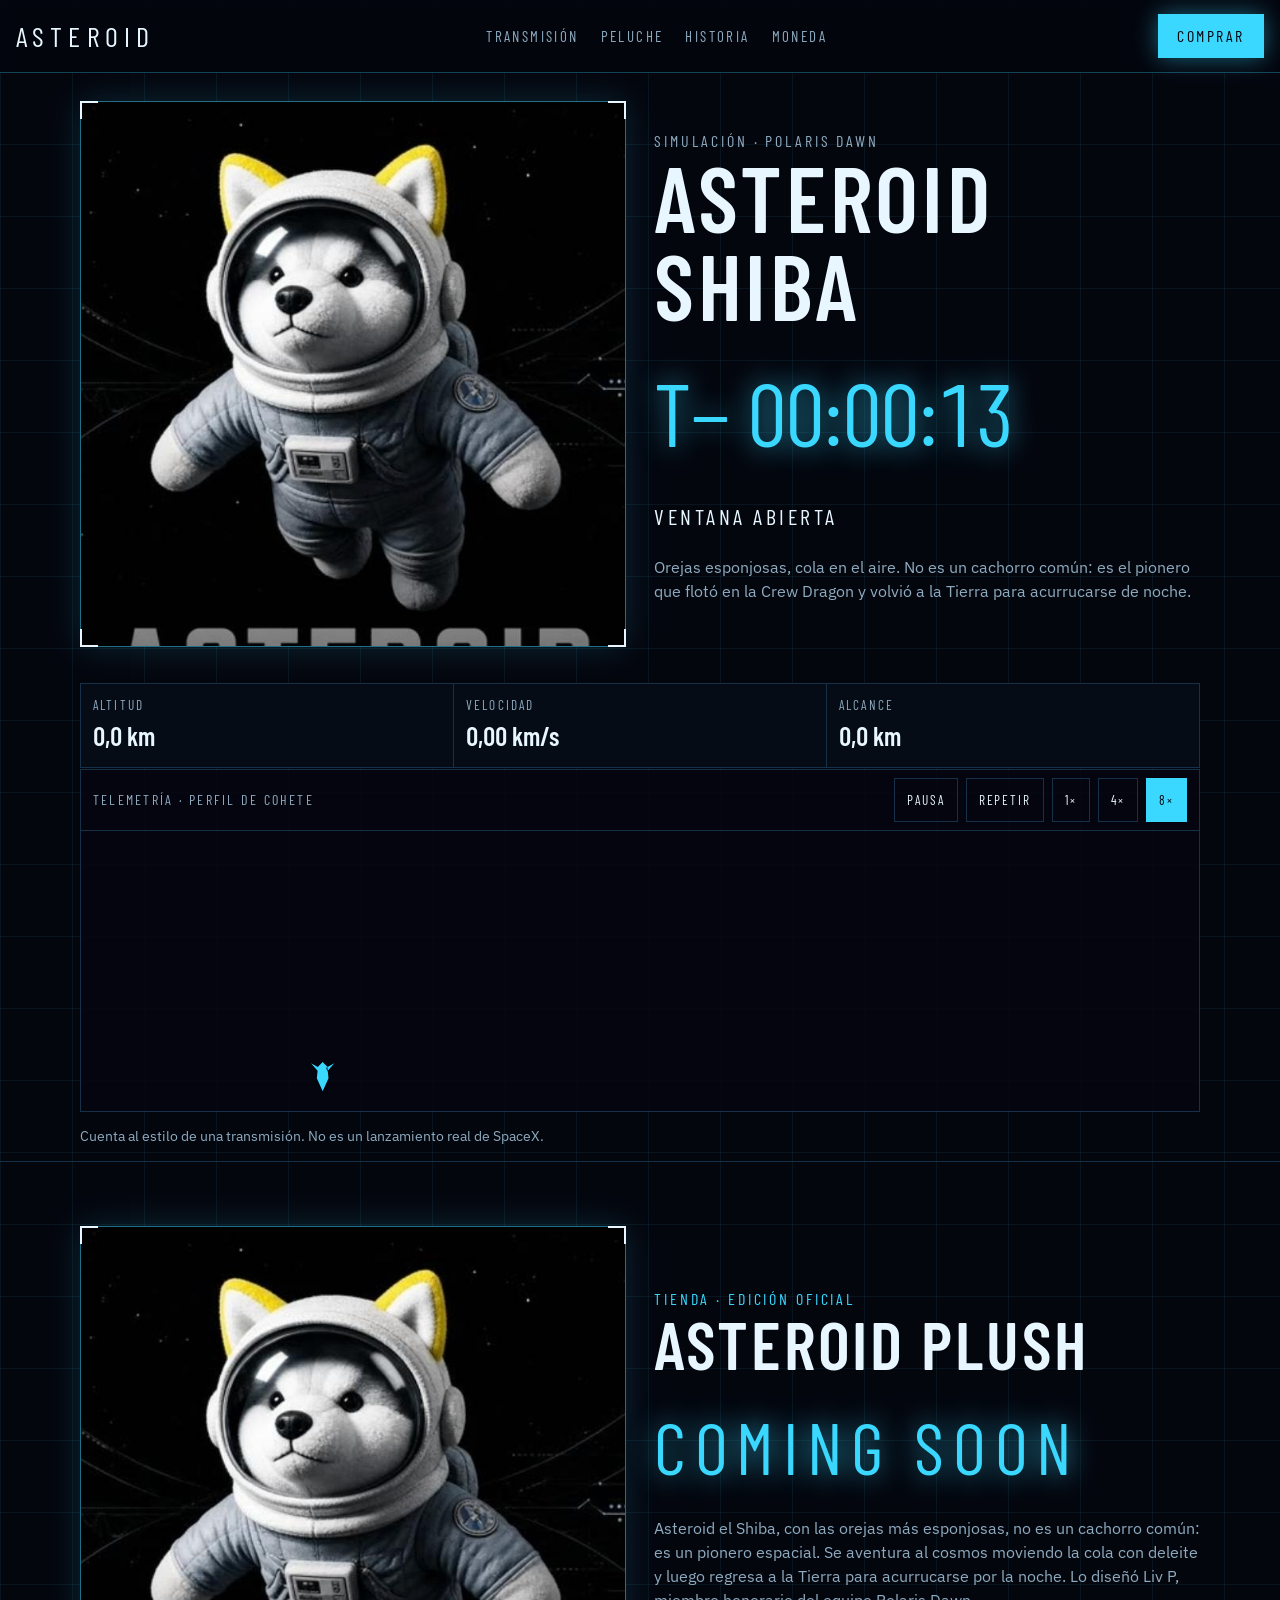
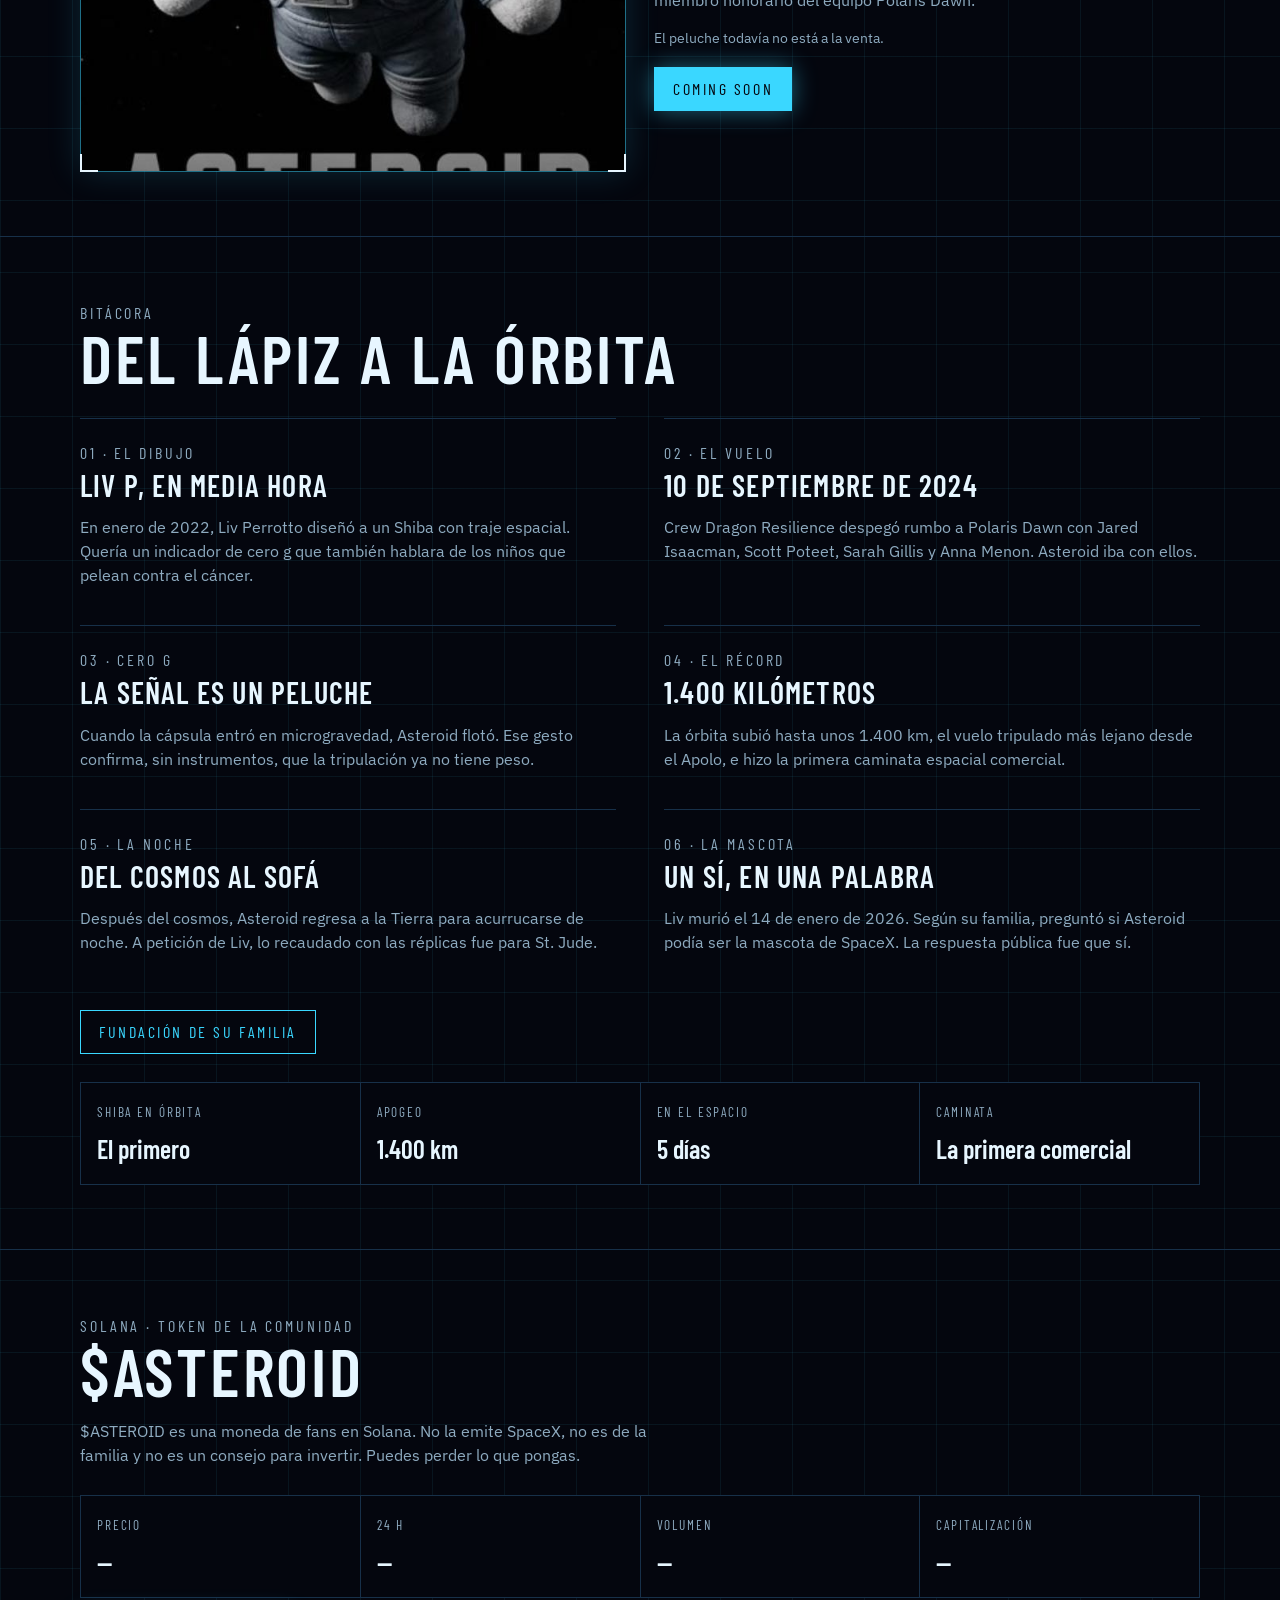
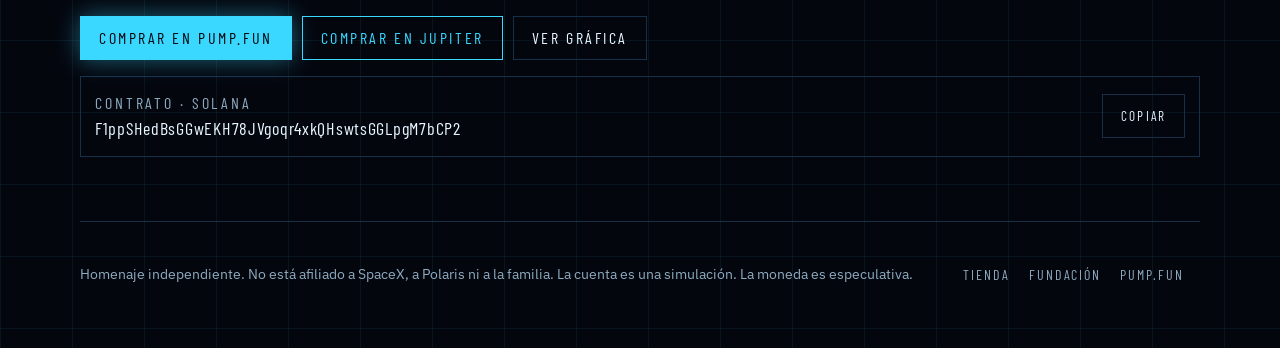
<file: index.html>
<!DOCTYPE html>
<html lang="es">
<head>
<meta charset="utf-8">
<meta name="viewport" content="width=device-width, initial-scale=1">
<title>Asteroid Shiba</title>
<link rel="preconnect" href="https://fonts.googleapis.com">
<link rel="preconnect" href="https://fonts.gstatic.com" crossorigin>
<link href="https://fonts.googleapis.com/css2?family=Barlow+Condensed:wght@500;600;700&family=IBM+Plex+Sans:wght@400;500&display=swap" rel="stylesheet">
<style>
  :root {
    --void: #04060e;
    --panel: #09111c;
    --line: #173049;
    --frost: #e7f6ff;
    --steel: #8eabc0;
    --signal: #3ad7ff;
  }
  * { box-sizing: border-box; }
  html { scroll-behavior: smooth; }
  body {
    margin: 0;
    background-color: var(--void);
    background-image:
      linear-gradient(rgba(58,215,255,.07) 1px, transparent 1px),
      linear-gradient(90deg, rgba(58,215,255,.07) 1px, transparent 1px);
    background-size: 72px 72px;
    color: var(--frost);
    font-family: "IBM Plex Sans", system-ui, sans-serif;
    line-height: 1.5;
  }
  a { color: inherit; }
  button, a.btn { cursor: pointer; }
  img { max-width: 100%; display: block; }
  .wrap { width: min(1120px, calc(100% - 32px)); margin: 0 auto; }
  header {
    position: sticky; top: 0; z-index: 5;
    display: flex; align-items: center; justify-content: space-between; gap: 16px;
    padding: 14px 16px;
    border-bottom: 1px solid rgba(58,215,255,.3);
    background: rgba(4,6,14,.9);
    backdrop-filter: blur(10px);
  }
  .brand { font-family: "Barlow Condensed", sans-serif; letter-spacing: .22em; font-size: 28px; text-decoration: none; }
  nav { display: flex; gap: 22px; }
  nav a { font-family: "Barlow Condensed", sans-serif; letter-spacing: .16em; text-transform: uppercase; text-decoration: none; color: var(--steel); font-size: 15px; }
  .btn {
    display: inline-flex; align-items: center; justify-content: center;
    min-height: 44px; padding: 0 18px;
    font-family: "Barlow Condensed", sans-serif; letter-spacing: .16em; text-transform: uppercase;
    text-decoration: none; border: 1px solid var(--signal); background: var(--signal); color: var(--void);
    box-shadow: 0 0 24px rgba(58,215,255,.45);
  }
  .btn.ghost { background: transparent; color: var(--signal); box-shadow: none; }
  .btn.quiet { background: transparent; color: var(--frost); border-color: var(--line); box-shadow: none; }
  .hero { display: grid; gap: 28px; align-items: center; padding: 28px 0 8px; }
  .kicker { font-family: "Barlow Condensed", sans-serif; letter-spacing: .18em; text-transform: uppercase; color: var(--steel); margin: 0; }
  h1, h2, h3 { font-family: "Barlow Condensed", sans-serif; font-weight: 600; letter-spacing: .04em; text-transform: uppercase; margin: 0; line-height: .95; }
  h1 { font-size: clamp(52px, 8vw, 92px); }
  h2 { font-size: clamp(40px, 6vw, 68px); }
  .clock { font-family: "Barlow Condensed", sans-serif; font-size: clamp(52px, 8vw, 88px); color: var(--signal); margin: 18px 0 0; font-variant-numeric: tabular-nums; text-shadow: 0 0 28px rgba(58,215,255,.75); }
  .phase { font-family: "Barlow Condensed", sans-serif; letter-spacing: .16em; text-transform: uppercase; font-size: 22px; }
  .lead { color: var(--steel); max-width: 38rem; }
  .frame { position: relative; border: 1px solid rgba(58,215,255,.5); box-shadow: inset 0 0 40px rgba(58,215,255,.12), 0 0 32px rgba(58,215,255,.16); }
  .frame span { position: absolute; width: 18px; height: 18px; border-color: var(--signal); }
  .frame .a { top: -1px; left: -1px; border-top: 2px solid; border-left: 2px solid; }
  .frame .b { top: -1px; right: -1px; border-top: 2px solid; border-right: 2px solid; }
  .frame .c { bottom: -1px; left: -1px; border-bottom: 2px solid; border-left: 2px solid; }
  .frame .d { bottom: -1px; right: -1px; border-bottom: 2px solid; border-right: 2px solid; }
  .frame img { width: 100%; aspect-ratio: 1; object-fit: cover; object-position: top; }
  .readouts { display: grid; grid-template-columns: repeat(3, 1fr); gap: 1px; background: var(--line); border: 1px solid var(--line); margin-top: 28px; }
  .readouts div { background: rgba(4,6,14,.85); padding: 12px; }
  .readouts small { display: block; font-family: "Barlow Condensed", sans-serif; letter-spacing: .16em; text-transform: uppercase; color: var(--steel); }
  .readouts strong { font-family: "Barlow Condensed", sans-serif; font-size: 26px; font-weight: 600; font-variant-numeric: tabular-nums; }
  .panel { border: 1px solid var(--line); background: rgba(4,6,14,.8); margin-top: 1px; }
  .panel head, .bar { display: flex; flex-wrap: wrap; gap: 10px; align-items: center; justify-content: space-between; padding: 8px 12px; border-bottom: 1px solid var(--line); }
  .bar p { margin: 0; font-family: "Barlow Condensed", sans-serif; letter-spacing: .16em; text-transform: uppercase; color: var(--steel); font-size: 14px; }
  .controls { display: flex; flex-wrap: wrap; gap: 8px; }
  .controls button { min-height: 44px; padding: 0 12px; background: transparent; color: var(--frost); border: 1px solid var(--line); font-family: "Barlow Condensed", sans-serif; letter-spacing: .14em; text-transform: uppercase; }
  .controls button[aria-pressed="true"] { background: var(--signal); color: var(--void); border-color: var(--signal); }
  svg.chart { width: 100%; height: 240px; display: block; }
  .note { color: var(--steel); font-size: 14px; }
  section { padding: 64px 0; border-top: 1px solid var(--line); }
  .split { display: grid; gap: 28px; align-items: center; }
  .soon { font-family: "Barlow Condensed", sans-serif; font-size: clamp(42px, 7vw, 72px); letter-spacing: .12em; text-transform: uppercase; color: var(--signal); margin: 16px 0; text-shadow: 0 0 28px rgba(58,215,255,.75); }
  .grid2 { display: grid; gap: 0 48px; }
  article { border-top: 1px solid var(--line); padding: 22px 0; }
  article h3 { font-size: 30px; margin-top: 6px; }
  .stats { display: grid; grid-template-columns: 1fr 1fr; gap: 1px; background: var(--line); border: 1px solid var(--line); margin-top: 28px; }
  .stats div { background: var(--void); padding: 16px; }
  .stats small { font-family: "Barlow Condensed", sans-serif; letter-spacing: .14em; text-transform: uppercase; color: var(--steel); }
  .stats strong { display: block; margin-top: 6px; font-family: "Barlow Condensed", sans-serif; font-size: 26px; font-weight: 600; }
  .actions { display: flex; flex-wrap: wrap; gap: 10px; margin-top: 18px; }
  .mint { margin-top: 16px; border: 1px solid var(--line); padding: 14px; display: flex; flex-wrap: wrap; gap: 12px; align-items: center; justify-content: space-between; }
  .mint code { font-family: "Barlow Condensed", sans-serif; font-size: 18px; letter-spacing: .04em; word-break: break-all; }
  footer { border-top: 1px solid var(--line); color: var(--steel); font-size: 14px; padding: 28px 0 48px; display: flex; flex-wrap: wrap; gap: 16px; justify-content: space-between; }
  footer a { font-family: "Barlow Condensed", sans-serif; letter-spacing: .14em; text-transform: uppercase; text-decoration: none; margin-right: 16px; }
  @media (min-width: 860px) {
    .hero, .split { grid-template-columns: 1fr 1fr; }
    .grid2 { grid-template-columns: 1fr 1fr; }
    .stats { grid-template-columns: repeat(4, 1fr); }
    svg.chart { height: 280px; }
  }
  @media (max-width: 720px) {
    nav { display: none; }
    .hero { padding-top: 18px; }
    .hero .copy { order: 2; }
  }
</style>
</head>
<body>
<header>
  <a class="brand" href="#transmision">ASTEROID</a>
  <nav>
    <a href="#transmision">Transmisión</a>
    <a href="#peluche">Peluche</a>
    <a href="#historia">Historia</a>
    <a href="#moneda">Moneda</a>
  </nav>
  <a class="btn" href="#moneda">Comprar</a>
</header>
<main>
  <div class="wrap hero" id="transmision">
    <div class="frame">
      <span class="a"></span><span class="b"></span><span class="c"></span><span class="d"></span>
      <img src="[data-uri]" alt="Asteroid, Shiba blanco con casco de burbuja y traje azul, flotando en el espacio">
    </div>
    <div class="copy">
      <p class="kicker">Simulación · Polaris Dawn</p>
      <h1>Asteroid Shiba</h1>
      <p class="clock" id="clock">T− 00:00:15</p>
      <p class="phase" id="phase">Ventana abierta</p>
      <p class="lead">Orejas esponjosas, cola en el aire. No es un cachorro común: es el pionero que flotó en la Crew Dragon y volvió a la Tierra para acurrucarse de noche.</p>
    </div>
  </div>
  <div class="wrap">
    <div class="readouts">
      <div><small>Altitud</small><strong id="alt">0,0 km</strong></div>
      <div><small>Velocidad</small><strong id="vel">0,00 km/s</strong></div>
      <div><small>Alcance</small><strong id="down">0,0 km</strong></div>
    </div>
    <div class="panel">
      <div class="bar">
        <p>Telemetría · perfil de cohete</p>
        <div class="controls">
          <button type="button" id="play">Pausa</button>
          <button type="button" id="replay">Repetir</button>
          <button type="button" data-rate="1">1×</button>
          <button type="button" data-rate="4">4×</button>
          <button type="button" data-rate="8" aria-pressed="true">8×</button>
        </div>
      </div>
      <svg class="chart" id="chart" viewBox="0 0 640 240" role="img" aria-label="Gráfica de ascenso"><path d="M48 210 C 160 200, 280 160, 400 80 S 560 30, 610 24" fill="none" stroke="#3ad7ff" stroke-width="2"/></svg>
    </div>
    <p class="note">Cuenta al estilo de una transmisión. No es un lanzamiento real de SpaceX.</p>
  </div>

  <section id="peluche">
    <div class="wrap split">
      <div class="frame">
        <span class="a"></span><span class="b"></span><span class="c"></span><span class="d"></span>
        <img src="[data-uri]" alt="Asteroid flotando en el vacío">
      </div>
      <div>
        <p class="kicker" style="color:var(--signal)">Tienda · edición oficial</p>
        <h2>Asteroid Plush</h2>
        <p class="soon">Coming soon</p>
        <p class="lead">Asteroid el Shiba, con las orejas más esponjosas, no es un cachorro común: es un pionero espacial. Se aventura al cosmos moviendo la cola con deleite y luego regresa a la Tierra para acurrucarse por la noche. Lo diseñó Liv P, miembro honorario del equipo Polaris Dawn.</p>
        <p class="note">El peluche todavía no está a la venta.</p>
        <div class="actions">
          <a class="btn" href="https://shop.spacex.com/products/spacex-asteroid-mascot" target="_blank" rel="noreferrer">Coming soon</a>
        </div>
      </div>
    </div>
  </section>

  <section id="historia">
    <div class="wrap">
      <p class="kicker">Bitácora</p>
      <h2>Del lápiz a la órbita</h2>
      <div class="grid2" style="margin-top:28px">
        <article><p class="kicker">01 · El dibujo</p><h3>Liv P, en media hora</h3><p class="lead">En enero de 2022, Liv Perrotto diseñó a un Shiba con traje espacial. Quería un indicador de cero g que también hablara de los niños que pelean contra el cáncer.</p></article>
        <article><p class="kicker">02 · El vuelo</p><h3>10 de septiembre de 2024</h3><p class="lead">Crew Dragon Resilience despegó rumbo a Polaris Dawn con Jared Isaacman, Scott Poteet, Sarah Gillis y Anna Menon. Asteroid iba con ellos.</p></article>
        <article><p class="kicker">03 · Cero g</p><h3>La señal es un peluche</h3><p class="lead">Cuando la cápsula entró en microgravedad, Asteroid flotó. Ese gesto confirma, sin instrumentos, que la tripulación ya no tiene peso.</p></article>
        <article><p class="kicker">04 · El récord</p><h3>1.400 kilómetros</h3><p class="lead">La órbita subió hasta unos 1.400 km, el vuelo tripulado más lejano desde el Apolo, e hizo la primera caminata espacial comercial.</p></article>
        <article><p class="kicker">05 · La noche</p><h3>Del cosmos al sofá</h3><p class="lead">Después del cosmos, Asteroid regresa a la Tierra para acurrucarse de noche. A petición de Liv, lo recaudado con las réplicas fue para St. Jude.</p></article>
        <article><p class="kicker">06 · La mascota</p><h3>Un sí, en una palabra</h3><p class="lead">Liv murió el 14 de enero de 2026. Según su familia, preguntó si Asteroid podía ser la mascota de SpaceX. La respuesta pública fue que sí.</p></article>
      </div>
      <div class="actions"><a class="btn ghost" href="https://stargracefoundation.org" target="_blank" rel="noreferrer">Fundación de su familia</a></div>
      <div class="stats">
        <div><small>Shiba en órbita</small><strong>El primero</strong></div>
        <div><small>Apogeo</small><strong>1.400 km</strong></div>
        <div><small>En el espacio</small><strong>5 días</strong></div>
        <div><small>Caminata</small><strong>La primera comercial</strong></div>
      </div>
    </div>
  </section>

  <section id="moneda">
    <div class="wrap">
      <p class="kicker">Solana · token de la comunidad</p>
      <h2>$Asteroid</h2>
      <p class="lead">$ASTEROID es una moneda de fans en Solana. No la emite SpaceX, no es de la familia y no es un consejo para invertir. Puedes perder lo que pongas.</p>
      <div class="stats">
        <div><small>Precio</small><strong id="price">—</strong></div>
        <div><small>24 h</small><strong id="chg">—</strong></div>
        <div><small>Volumen</small><strong id="vol">—</strong></div>
        <div><small>Capitalización</small><strong id="mcap">—</strong></div>
      </div>
      <div class="actions">
        <a class="btn" href="https://pump.fun/coin/F1ppSHedBsGGwEKH78JVgoqr4xkQHswtsGGLpgM7bCP2" target="_blank" rel="noreferrer">Comprar en Pump.fun</a>
        <a class="btn ghost" href="https://jup.ag/swap/SOL-F1ppSHedBsGGwEKH78JVgoqr4xkQHswtsGGLpgM7bCP2" target="_blank" rel="noreferrer">Comprar en Jupiter</a>
        <a class="btn quiet" href="https://dexscreener.com/solana/91tdwygdurpekg8jcwcfzjn7agflgb9zb711fhpygr2j" target="_blank" rel="noreferrer">Ver gráfica</a>
      </div>
      <div class="mint">
        <div>
          <p class="kicker">Contrato · Solana</p>
          <code id="mint">F1ppSHedBsGGwEKH78JVgoqr4xkQHswtsGGLpgM7bCP2</code>
        </div>
        <button class="btn quiet" type="button" id="copy">Copiar</button>
      </div>
    </div>
  </section>
</main>
<footer class="wrap">
  <p>Homenaje independiente. No está afiliado a SpaceX, a Polaris ni a la familia. La cuenta es una simulación. La moneda es especulativa.</p>
  <p>
    <a href="https://shop.spacex.com/products/spacex-asteroid-mascot" target="_blank" rel="noreferrer">Tienda</a>
    <a href="https://stargracefoundation.org" target="_blank" rel="noreferrer">Fundación</a>
    <a href="https://pump.fun/coin/F1ppSHedBsGGwEKH78JVgoqr4xkQHswtsGGLpgM7bCP2" target="_blank" rel="noreferrer">Pump.fun</a>
  </p>
</footer>
<script>
const KEYS = [[0,0,0,0],[20,1.4,.2,.3],[60,14,.62,6],[90,32,1.05,16],[150,72,1.95,48],[175,86,2.2,68],[260,142,4.1,210],[380,188,6.2,560],[480,206,7.25,980],[540,214,7.66,1280]];
const END = 540, COUNT = -15;
let t = COUNT, playing = true, rate = 8;
const smooth = u => { const x = Math.min(1, Math.max(0, u)); return x*x*(3-2*x); };
function sample(time) {
  const x = Math.max(0, time);
  if (x >= END) return { t: END, alt: 214, vel: 7.66, down: 1280 };
  let i = 0;
  while (i < KEYS.length - 1 && KEYS[i+1][0] < x) i++;
  const a = KEYS[i], b = KEYS[i+1], u = smooth((x-a[0])/(b[0]-a[0]));
  return { t: x, alt: a[1]+(b[1]-a[1])*u, vel: a[2]+(b[2]-a[2])*u, down: a[3]+(b[3]-a[3])*u };
}
function pad(n){ return String(n).padStart(2,"0"); }
function clock(v){
  const sign = v < 0 ? "T−" : "T+";
  const a = Math.abs(v);
  return sign + " " + pad(Math.floor(a/3600)) + ":" + pad(Math.floor((a%3600)/60)) + ":" + pad(Math.floor(a%60));
}
function phase(v){
  if (v < -10) return "Ventana abierta";
  if (v < 0) return "Cuenta final";
  if (v < 8) return "Despegue";
  if (v < 60) return "Ascenso";
  if (v < 150) return "Máxima presión dinámica";
  if (v < 180) return "MECO";
  if (v < 500) return "Segunda etapa";
  if (v < END) return "Inserción orbital";
  return "Órbita alcanzada";
}
const fmt = n => n.toLocaleString("es-ES", { minimumFractionDigits: n < 30 ? 1 : 0, maximumFractionDigits: n < 30 ? 1 : 0 });
const svg = document.getElementById("chart");
function draw(){
  const s = sample(t);
  document.getElementById("clock").textContent = clock(t);
  document.getElementById("phase").textContent = phase(t);
  document.getElementById("alt").textContent = fmt(s.alt) + " km";
  document.getElementById("vel").textContent = s.vel.toLocaleString("es-ES", { minimumFractionDigits: 2, maximumFractionDigits: 2 }) + " km/s";
  document.getElementById("down").textContent = fmt(s.down) + " km";
  const yMax = Math.max(40, s.alt * 1.28);
  const xMax = Math.max(80, Math.min(END, Math.max(0, t) * 1.18));
  const pts = [[0,0]];
  const end = Math.max(0, t);
  for (let i = 4; i < end; i += 4) { const p = sample(i); pts.push([p.t, p.alt]); }
  if (end > 0) pts.push([end, s.alt]);
  const X = v => 48 + (v / xMax) * 570;
  const Y = v => 210 - (v / yMax) * 180;
  let d = pts.map((p,i) => (i ? "L" : "M") + X(p[0]).toFixed(1) + " " + Y(p[1]).toFixed(1)).join(" ");
  const last = pts[pts.length-1], prev = pts[pts.length-2] || [last[0], last[1]+1];
  const ang = Math.atan2(Y(last[1]) - Y(prev[1]), X(last[0]) - X(prev[0])) * 180 / Math.PI + 90;
  svg.innerHTML = '<path d="'+d+'" fill="none" stroke="#3ad7ff" stroke-width="2"/>' +
    '<g transform="translate('+X(last[0]).toFixed(1)+' '+Y(last[1]).toFixed(1)+') rotate('+ang.toFixed(1)+')"><path d="M0 -13 L5 -2 L4 8 L0 12 L-4 8 L-5 -2 Z M-4 4 L-10 11 L-3 7 M4 4 L10 11 L3 7" fill="#3ad7ff"/></g>';
}
setInterval(() => {
  if (!playing || t >= END) { if (t >= END) playing = false; return; }
  t = Math.min(END, t + 0.1 * (t < 0 ? 1 : rate));
  draw();
}, 100);
draw();
document.getElementById("play").onclick = () => {
  playing = !playing;
  document.getElementById("play").textContent = playing ? "Pausa" : "Seguir";
};
document.getElementById("replay").onclick = () => { t = COUNT; playing = true; document.getElementById("play").textContent = "Pausa"; draw(); };
document.querySelectorAll("[data-rate]").forEach(btn => btn.onclick = () => {
  rate = Number(btn.dataset.rate);
  document.querySelectorAll("[data-rate]").forEach(b => b.setAttribute("aria-pressed", b === btn ? "true" : "false"));
});
document.getElementById("copy").onclick = async () => {
  try { await navigator.clipboard.writeText(document.getElementById("mint").textContent); document.getElementById("copy").textContent = "Copiado"; }
  catch { document.getElementById("copy").textContent = "Copia manual"; }
};
function usd(n){ if (n == null || !isFinite(n)) return "—"; if (n > 0 && n < 1) return "$" + n.toPrecision(3); return n.toLocaleString("en-US", { style: "currency", currency: "USD", maximumFractionDigits: 0 }); }
fetch("https://api.dexscreener.com/latest/dex/tokens/F1ppSHedBsGGwEKH78JVgoqr4xkQHswtsGGLpgM7bCP2")
  .then(r => r.json())
  .then(data => {
    const pairs = (data.pairs || []).filter(p => p.chainId === "solana").sort((a,b) => (b.liquidity?.usd||0) - (a.liquidity?.usd||0));
    const top = pairs[0];
    if (!top) return;
    document.getElementById("price").textContent = usd(Number(top.priceUsd));
    const c = top.priceChange?.h24;
    document.getElementById("chg").textContent = c == null ? "—" : (c >= 0 ? "+" : "−") + Math.abs(c).toLocaleString("es-ES", { maximumFractionDigits: 2 }) + "%";
    document.getElementById("vol").textContent = usd(top.volume?.h24);
    document.getElementById("mcap").textContent = usd(top.marketCap);
  }).catch(() => {});
</script>
</body>
</html>
</file>
